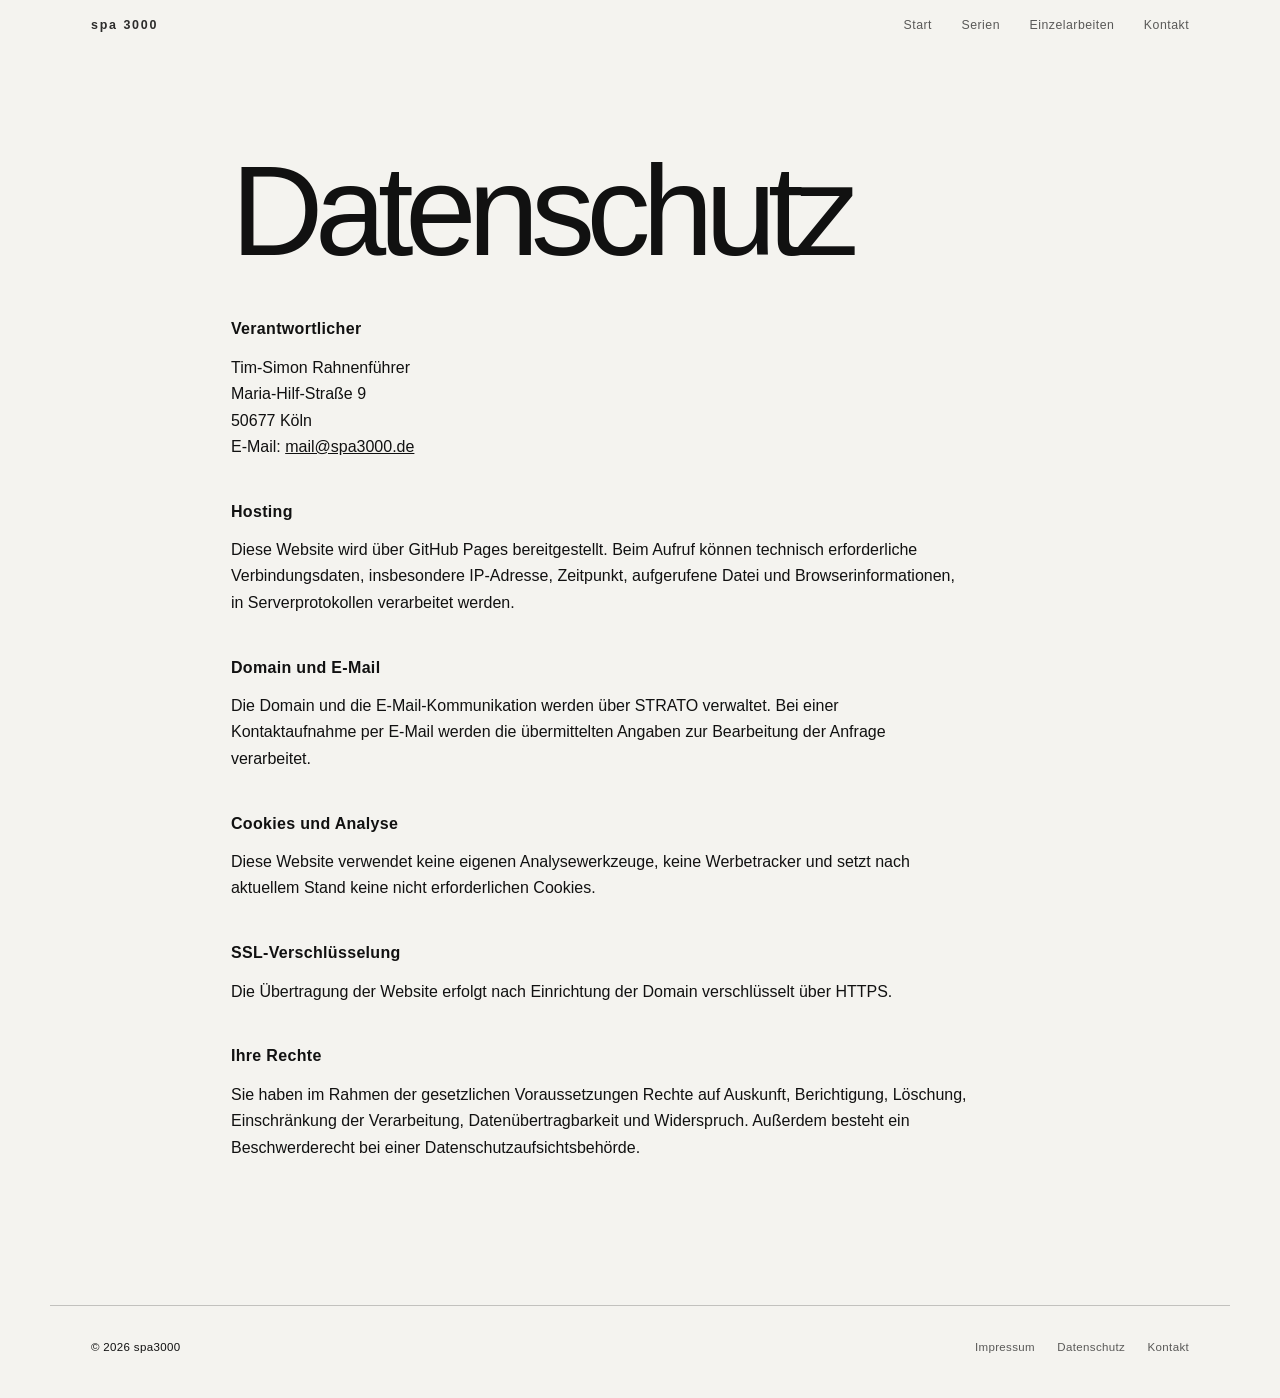
<file: datenschutz.html>
<!doctype html>
<html lang="de">
<head>
  <meta charset="utf-8">
  <meta name="viewport" content="width=device-width, initial-scale=1">
  <title>Datenschutz – spa3000</title>
  <link rel="stylesheet" href="style.css?v=50">
</head>
<body>
  <header class="site-header" aria-label="Navigation">
    <a class="site-name wordmark" href="index.html" aria-label="Startseite"><span class="wordmark-part">spa</span><span class="wordmark-gap" aria-hidden="true"></span><span class="wordmark-part">3000</span></a>
    <nav class="site-nav" aria-label="Hauptnavigation">
      <a href="index.html">Start</a>
      <a href="serien.html">Serien</a>
      <a href="einzelarbeiten.html">Einzelarbeiten</a>
      <a href="kontakt.html">Kontakt</a>
    </nav>
  </header>
  <main class="page legal-page">
    <h1 class="page-title">Datenschutz</h1>
    <div class="legal-copy">
      <h2>Verantwortlicher</h2>
      <p>Tim-Simon Rahnenführer<br>Maria-Hilf-Straße 9<br>50677 Köln<br>E-Mail: <a href="mailto:mail@spa3000.de">mail@spa3000.de</a></p>
      <h2>Hosting</h2>
      <p>Diese Website wird über GitHub Pages bereitgestellt. Beim Aufruf können technisch erforderliche Verbindungsdaten, insbesondere IP-Adresse, Zeitpunkt, aufgerufene Datei und Browserinformationen, in Serverprotokollen verarbeitet werden.</p>
      <h2>Domain und E-Mail</h2>
      <p>Die Domain und die E-Mail-Kommunikation werden über STRATO verwaltet. Bei einer Kontaktaufnahme per E-Mail werden die übermittelten Angaben zur Bearbeitung der Anfrage verarbeitet.</p>
      <h2>Cookies und Analyse</h2>
      <p>Diese Website verwendet keine eigenen Analysewerkzeuge, keine Werbetracker und setzt nach aktuellem Stand keine nicht erforderlichen Cookies.</p>
      <h2>SSL-Verschlüsselung</h2>
      <p>Die Übertragung der Website erfolgt nach Einrichtung der Domain verschlüsselt über HTTPS.</p>
      <h2>Ihre Rechte</h2>
      <p>Sie haben im Rahmen der gesetzlichen Voraussetzungen Rechte auf Auskunft, Berichtigung, Löschung, Einschränkung der Verarbeitung, Datenübertragbarkeit und Widerspruch. Außerdem besteht ein Beschwerderecht bei einer Datenschutzaufsichtsbehörde.</p>
    </div>
  </main>
  <footer class="site-footer">
    <div class="site-footer-inner">
      <span>© 2026 spa3000</span>
      <nav aria-label="Fußnavigation">
        <a href="impressum.html">Impressum</a>
        <a href="datenschutz.html">Datenschutz</a>
        <a href="kontakt.html">Kontakt</a>
      </nav>
    </div>
  </footer>
</body>
</html>
</file>
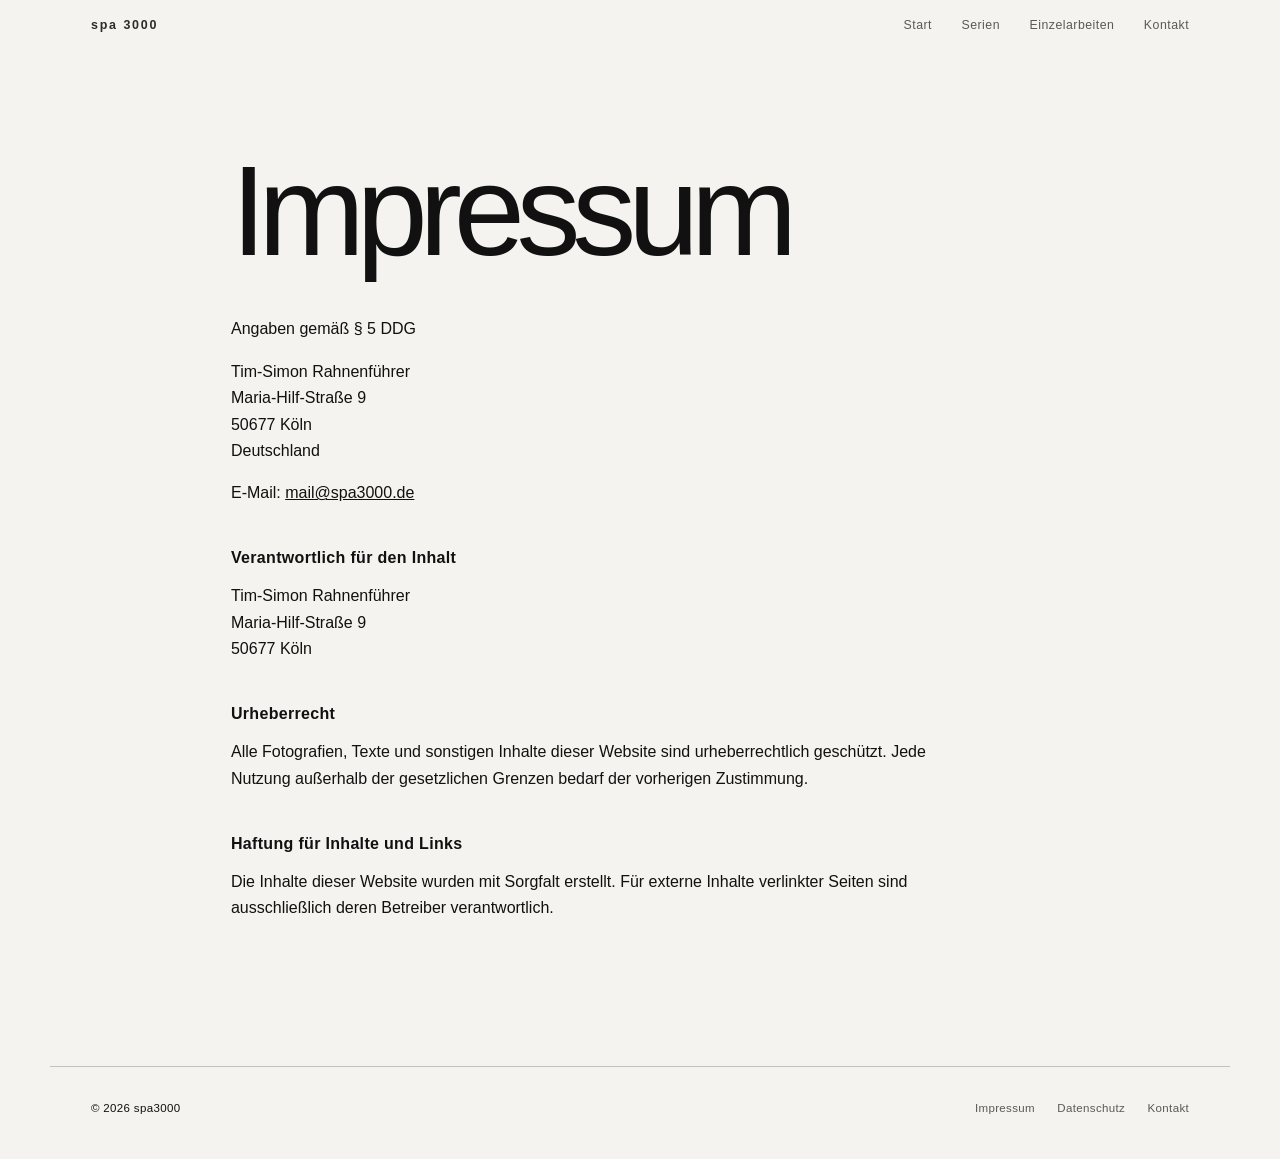
<file: impressum.html>
<!doctype html>
<html lang="de">
<head>
  <meta charset="utf-8">
  <meta name="viewport" content="width=device-width, initial-scale=1">
  <title>Impressum – spa3000</title>
  <link rel="stylesheet" href="style.css?v=50">
</head>
<body>
  <header class="site-header" aria-label="Navigation">
    <a class="site-name wordmark" href="index.html" aria-label="Startseite"><span class="wordmark-part">spa</span><span class="wordmark-gap" aria-hidden="true"></span><span class="wordmark-part">3000</span></a>
    <nav class="site-nav" aria-label="Hauptnavigation">
      <a href="index.html">Start</a>
      <a href="serien.html">Serien</a>
      <a href="einzelarbeiten.html">Einzelarbeiten</a>
      <a href="kontakt.html">Kontakt</a>
    </nav>
  </header>
  <main class="page legal-page">
    <h1 class="page-title">Impressum</h1>
    <div class="legal-copy">
      <p>Angaben gemäß § 5 DDG</p>
      <p>Tim-Simon Rahnenführer<br>Maria-Hilf-Straße 9<br>50677 Köln<br>Deutschland</p>
      <p>E-Mail: <a href="mailto:mail@spa3000.de">mail@spa3000.de</a></p>
      <h2>Verantwortlich für den Inhalt</h2>
      <p>Tim-Simon Rahnenführer<br>Maria-Hilf-Straße 9<br>50677 Köln</p>
      <h2>Urheberrecht</h2>
      <p>Alle Fotografien, Texte und sonstigen Inhalte dieser Website sind urheberrechtlich geschützt. Jede Nutzung außerhalb der gesetzlichen Grenzen bedarf der vorherigen Zustimmung.</p>
      <h2>Haftung für Inhalte und Links</h2>
      <p>Die Inhalte dieser Website wurden mit Sorgfalt erstellt. Für externe Inhalte verlinkter Seiten sind ausschließlich deren Betreiber verantwortlich.</p>
    </div>
  </main>
  <footer class="site-footer">
    <div class="site-footer-inner">
      <span>© 2026 spa3000</span>
      <nav aria-label="Fußnavigation">
        <a href="impressum.html">Impressum</a>
        <a href="datenschutz.html">Datenschutz</a>
        <a href="kontakt.html">Kontakt</a>
      </nav>
    </div>
  </footer>
</body>
</html>
</file>
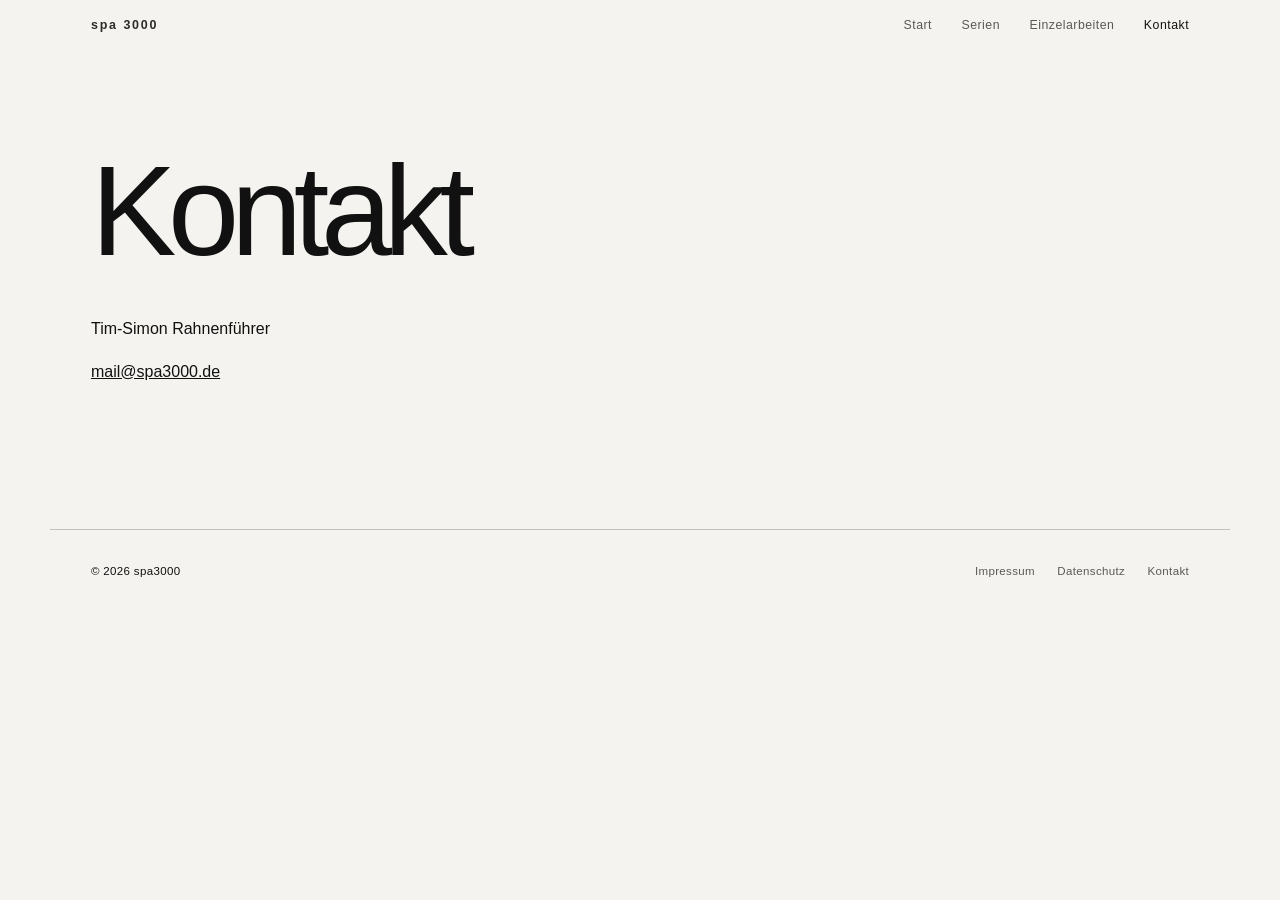
<file: kontakt.html>
<!doctype html>
<html lang="de">
<head>
  <meta charset="utf-8" />
  <meta name="viewport" content="width=device-width, initial-scale=1" />
  <title>Kontakt</title>
  <meta name="description" content="Fotografien, Fundstücke, Beobachtungen." />
  <link rel="stylesheet" href="style.css?v=50" />
</head>
<body>
  <header class="site-header" aria-label="Navigation">
    <a class="site-name wordmark" href="index.html" aria-label="Startseite"><span class="wordmark-part">spa</span><span class="wordmark-gap" aria-hidden="true"></span><span class="wordmark-part">3000</span></a>
    <nav class="site-nav" aria-label="Hauptnavigation">
      <a href="index.html">Start</a>
    <a href="serien.html">Serien</a>
    <a href="einzelarbeiten.html">Einzelarbeiten</a>
    <a href="kontakt.html" aria-current="page">Kontakt</a>
  </header>
  <main>
    <section class="page" aria-label="Kontakt">
      <h1 class="page-title">Kontakt</h1>
      <div class="legal-copy">
        <p>Tim-Simon Rahnenführer</p>
        <p><a href="mailto:mail@spa3000.de">mail@spa3000.de</a></p>
      </div>
    </section>
  </main>

  <footer class="site-footer">
    <div class="site-footer-inner">
      <span>© 2026 spa3000</span>
      <nav aria-label="Fußnavigation">
        <a href="impressum.html">Impressum</a>
        <a href="datenschutz.html">Datenschutz</a>
        <a href="kontakt.html">Kontakt</a>
      </nav>
    </div>
  </footer>

</body>
</html>
</file>
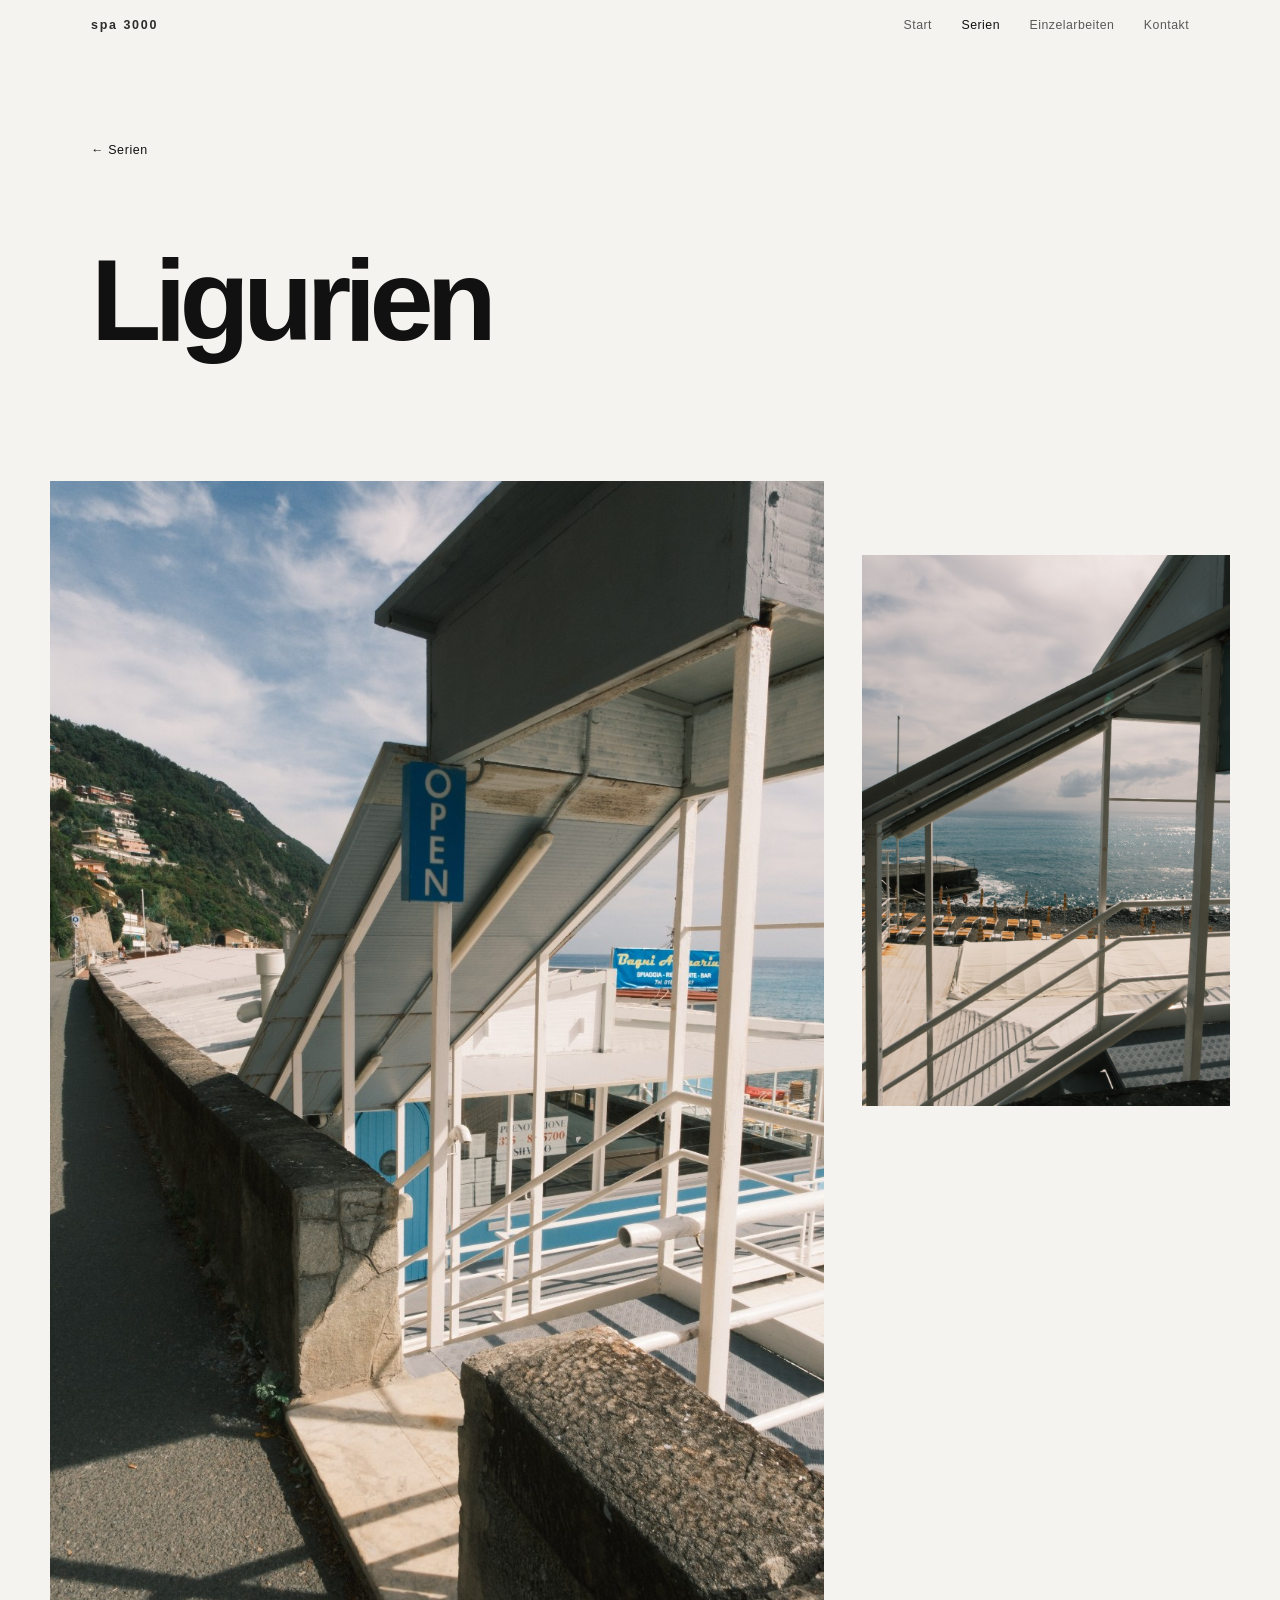
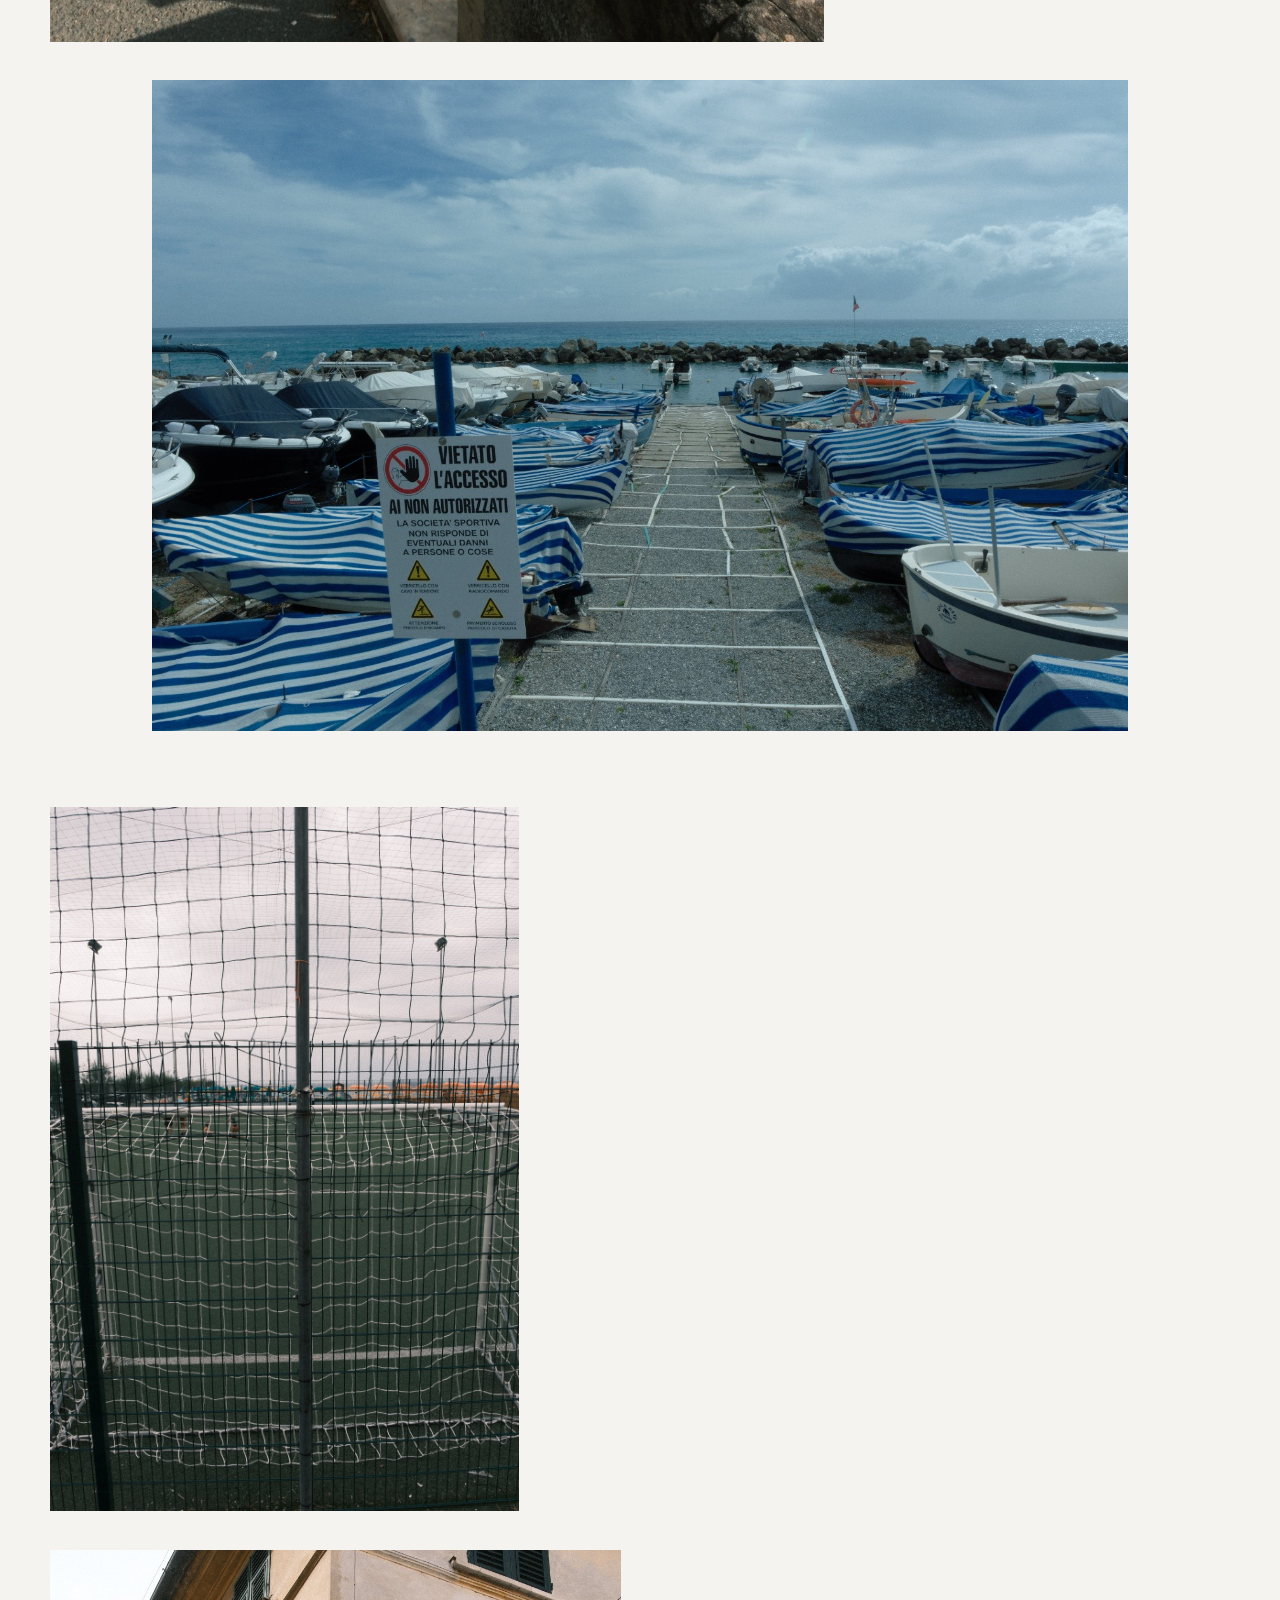
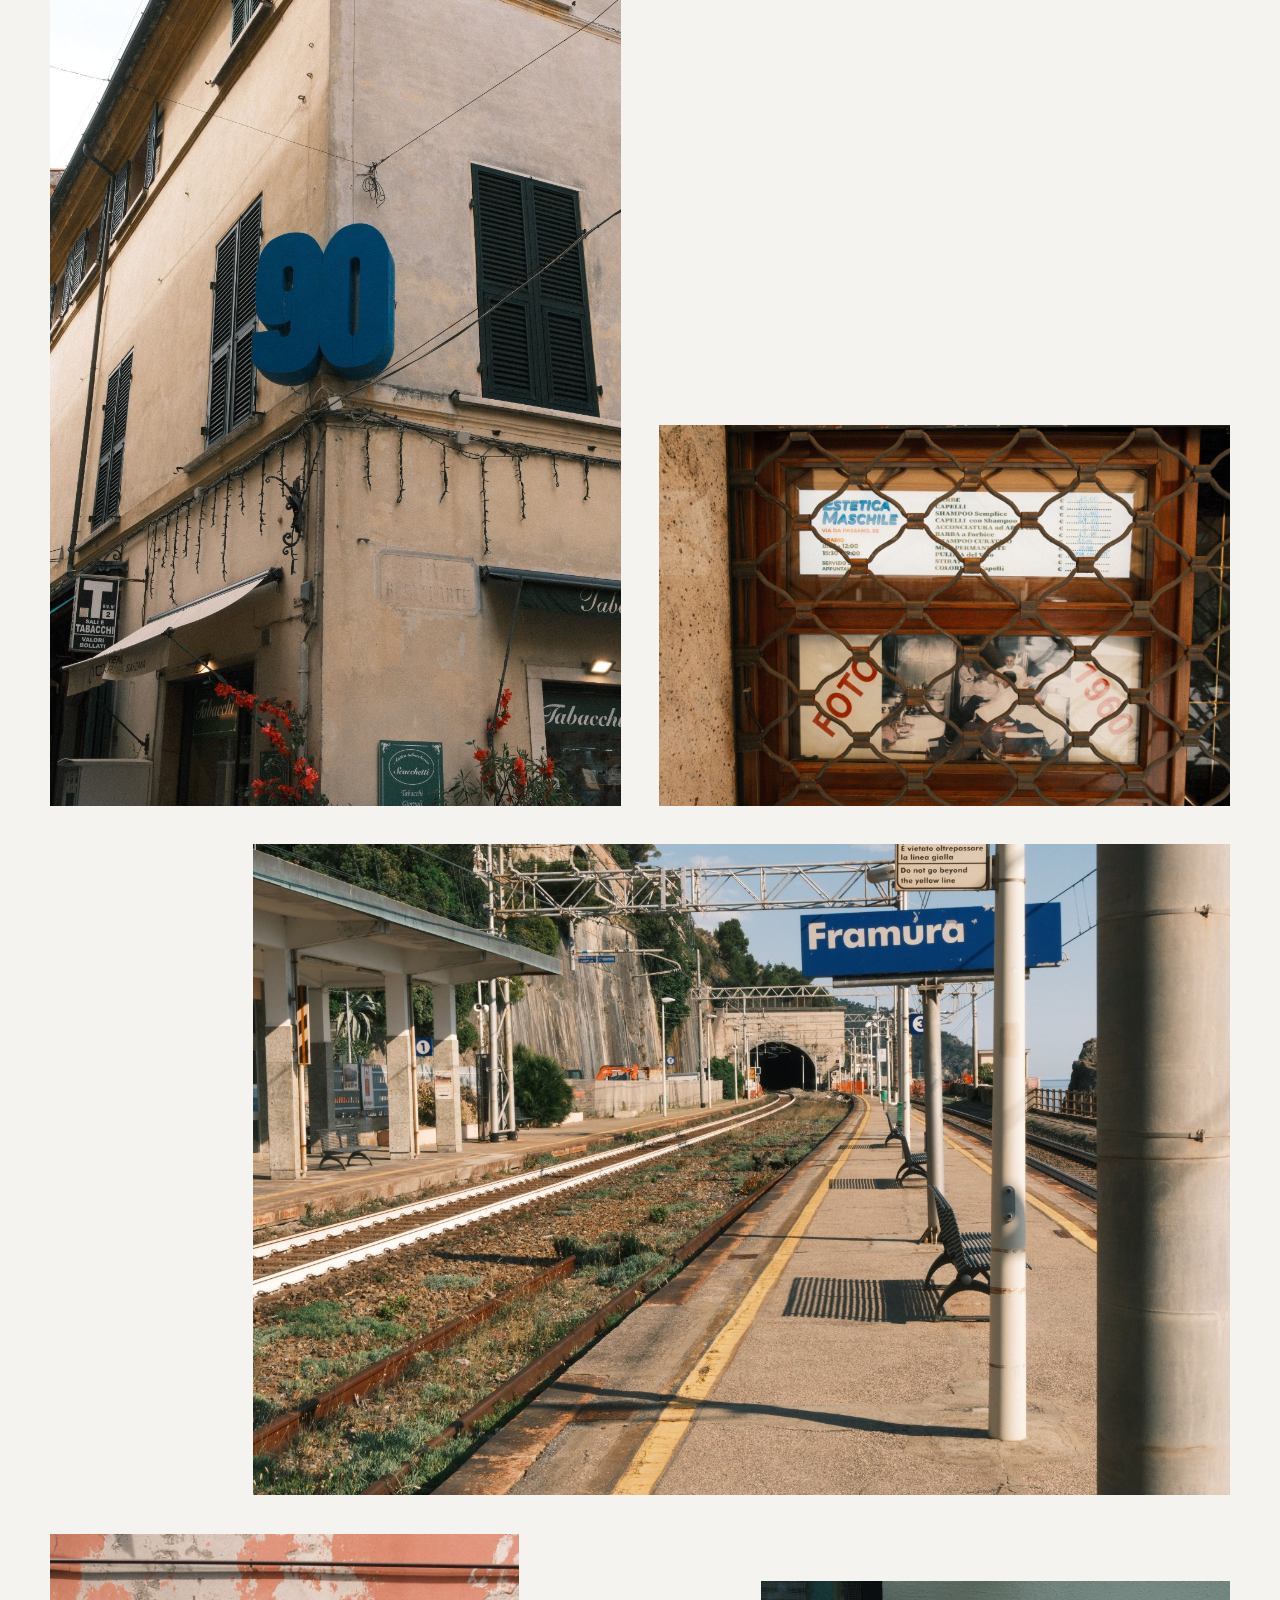
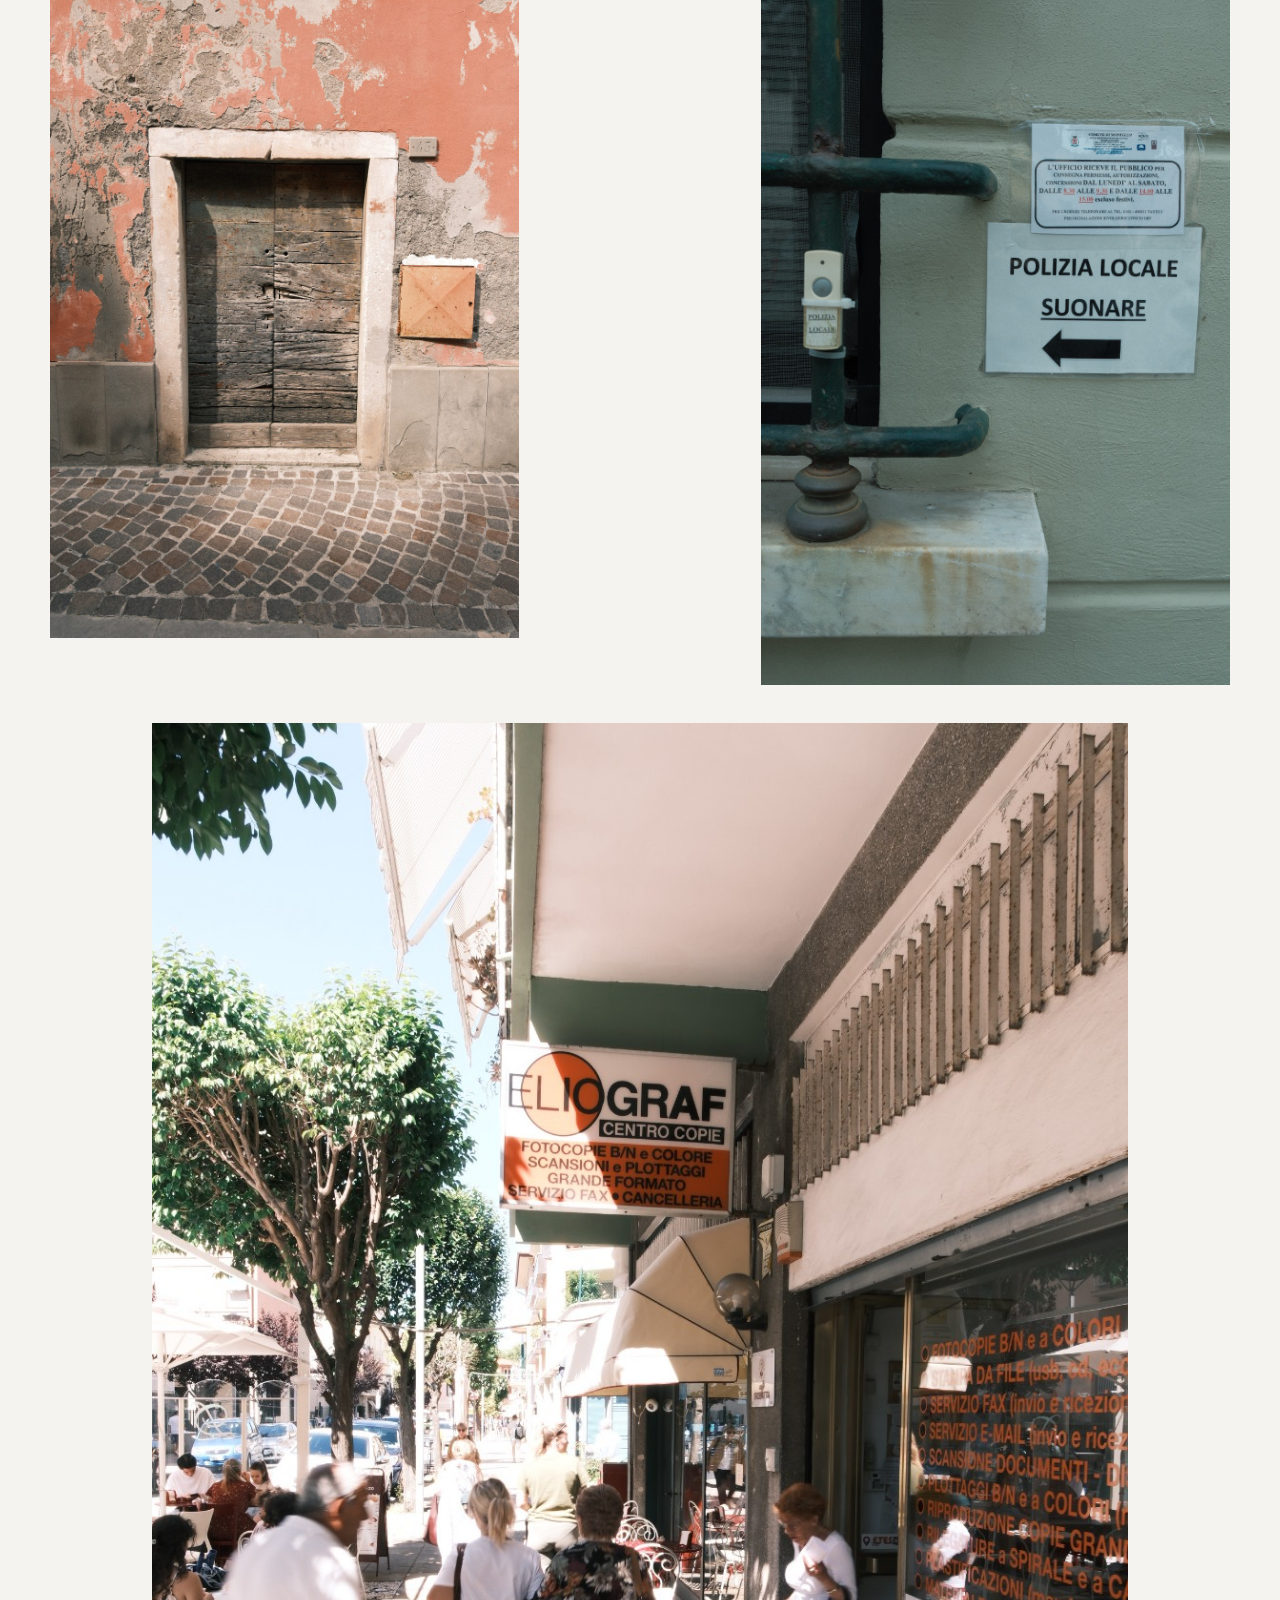
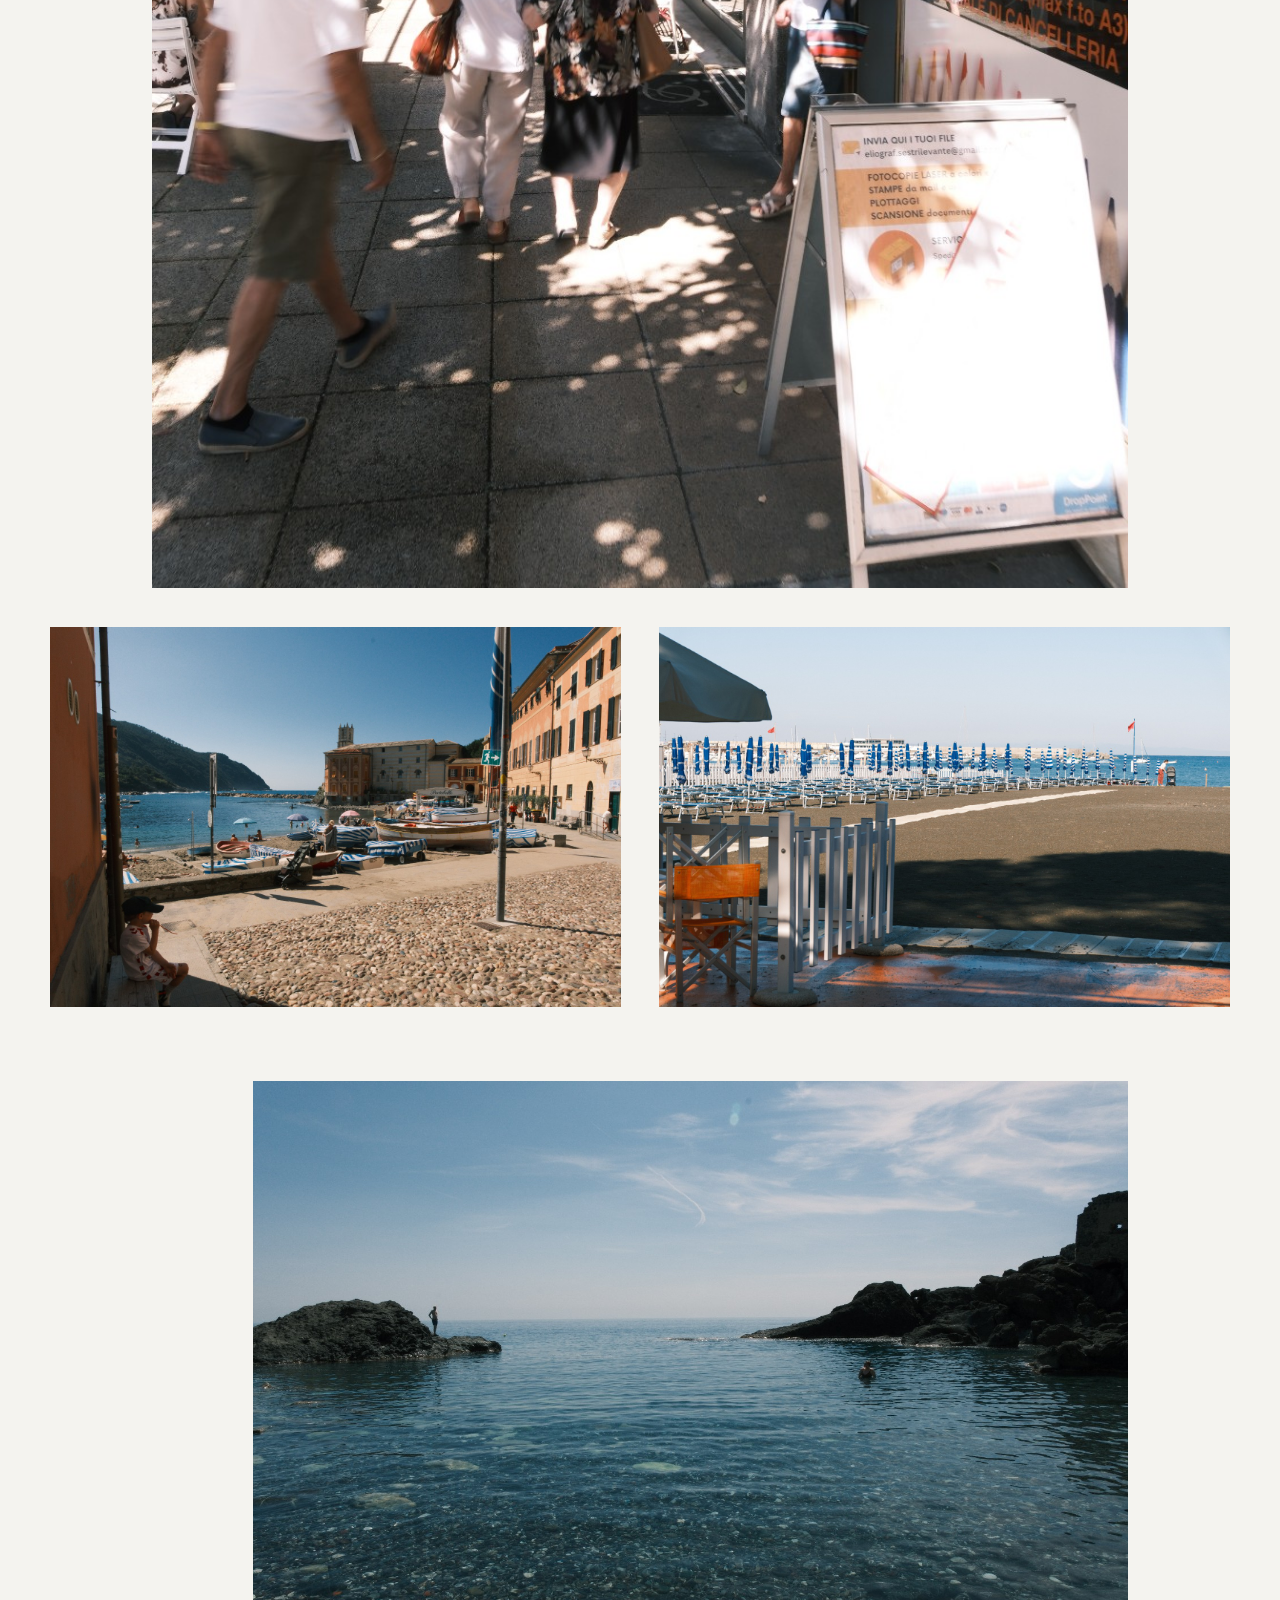
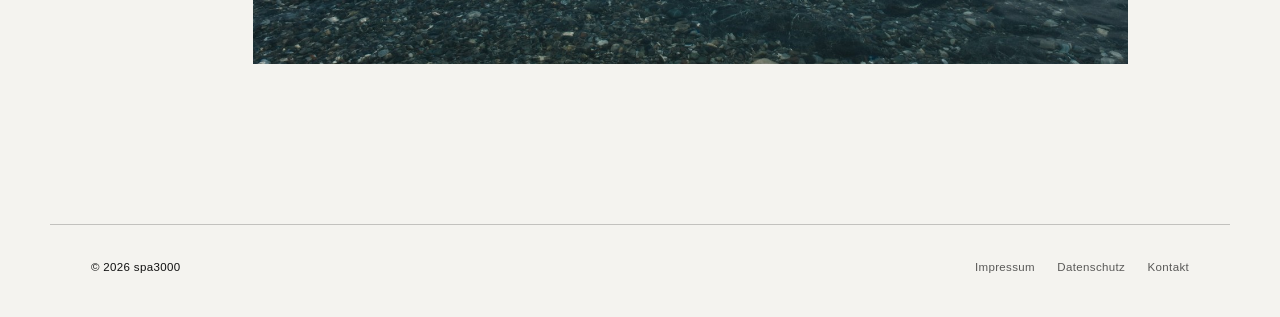
<file: ligurien.html>
<!doctype html>
<html lang="de">
<head>
  <meta charset="utf-8">
  <meta name="viewport" content="width=device-width, initial-scale=1">
  <title>Ligurien</title>
  <meta name="description" content="Fotografische Beobachtungen aus Ligurien: Meer, Architektur, Zeichen, Raster und Übergänge.">
  <link rel="stylesheet" href="style.css?v=50">
  <style>
    .ligurien-page {
      width: min(1180px, calc(100% - 2.5rem));
      margin: 0 auto 10rem;
      display: grid;
      grid-template-columns: repeat(12, minmax(0, 1fr));
      gap: clamp(1.4rem, 3vw, 3.8rem);
      align-items: start;
    }
    .ligurien-page .work {
      border: 0;
      padding: 0;
      background: none;
      cursor: zoom-in;
    }
    .ligurien-page img {
      display: block;
      width: 100%;
      height: auto;
    }
    .lg-hero { grid-column: 1 / span 8; }
    .lg-tall-right { grid-column: 9 / -1; margin-top: 20%; }
    .lg-wide { grid-column: 2 / -2; }
    .lg-small-left { grid-column: 1 / span 5; margin-top: 8%; }
    .lg-small-right { grid-column: 8 / -1; margin-top: 10%; }
    .lg-pair-left { grid-column: 1 / span 6; }
    .lg-pair-right { grid-column: 7 / -1; align-self: end; }
    .lg-wide-offset { grid-column: 3 / -1; }
    .lg-tall-left { grid-column: 1 / span 5; }
    .lg-final { grid-column: 3 / -2; margin-top: 4%; }

    @media (max-width: 760px) {
      .series-hero { padding-bottom: 4rem; }
      .ligurien-page {
        display: block;
        width: calc(100% - 2rem);
        margin-bottom: 6rem;
      }
      .ligurien-page .work {
        width: 100%;
        margin: 0 0 4.5rem;
      }
      .ligurien-page .lg-small-left,
      .ligurien-page .lg-small-right {
        width: 78%;
      }
      .ligurien-page .lg-small-right {
        margin-left: auto;
      }
      .ligurien-page .lg-final {
        width: 90%;
        margin-left: auto;
        margin-right: auto;
      }
    }
  </style>
</head>
<body>
  <header class="site-header" aria-label="Navigation">
    <a class="site-name wordmark" href="index.html" aria-label="Startseite"><span class="wordmark-part">spa</span><span class="wordmark-gap" aria-hidden="true"></span><span class="wordmark-part">3000</span></a>
    <nav class="site-nav" aria-label="Hauptnavigation">
      <a href="index.html">Start</a>
      <a href="serien.html" aria-current="page">Serien</a>
      <a href="einzelarbeiten.html">Einzelarbeiten</a>
      <a href="kontakt.html">Kontakt</a>
    </nav>
  </header>

  <main>
    <section class="series-hero">
      <a class="back-link" href="serien.html">← Serien</a>
      <h1 class="series-title">Ligurien</h1>
    </section>

    <section class="ligurien-page" aria-label="Fotografien aus Ligurien">
      <button class="work lg-hero" aria-label="Strandbad mit Treppen, Geländern und OPEN-Schild groß ansehen">
        <img src="ligurien-01.jpg" alt="Strandbad mit Treppen, Geländern und OPEN-Schild">
      </button>
      <button class="work lg-tall-right" aria-label="Blick durch die Architektur des Strandbads auf das Meer groß ansehen">
        <img src="ligurien-02.jpg" alt="Blick durch die Architektur des Strandbads auf das Meer">
      </button>
      <button class="work lg-wide" aria-label="Kleiner Hafen mit blau-weiß abgedeckten Booten groß ansehen">
        <img src="ligurien-03.jpg" alt="Kleiner Hafen mit blau-weiß abgedeckten Booten">
      </button>
      <button class="work lg-small-left" aria-label="Fußballplatz hinter mehreren Netzen und Zäunen groß ansehen">
        <img src="ligurien-04.jpg" alt="Fußballplatz hinter mehreren Netzen und Zäunen">
      </button>
      <button class="work lg-pair-left" aria-label="Blaue Zahl 90 an einer alten Hausfassade groß ansehen">
        <img src="ligurien-05.jpg" alt="Blaue Zahl 90 an einer alten Hausfassade">
      </button>
      <button class="work lg-pair-right" aria-label="Friseursalon und Fotografien hinter einem Metallgitter groß ansehen">
        <img src="ligurien-06.jpg" alt="Friseursalon und Fotografien hinter einem Metallgitter">
      </button>
      <button class="work lg-wide-offset" aria-label="Bahnhof Framura mit Gleisen und Tunnel groß ansehen">
        <img src="ligurien-07.jpg" alt="Bahnhof Framura mit Gleisen und Tunnel">
      </button>
      <button class="work lg-tall-left" aria-label="Alte Holztür in einer verwitterten rosafarbenen Wand groß ansehen">
        <img src="ligurien-08.jpg" alt="Alte Holztür in einer verwitterten rosafarbenen Wand">
      </button>
      <button class="work lg-small-right" aria-label="Hinweisschild der Polizia Locale groß ansehen">
        <img src="ligurien-09.jpg" alt="Hinweisschild der Polizia Locale">
      </button>
      <button class="work lg-wide" aria-label="Belebter Gehweg mit Geschäften und Passanten groß ansehen">
        <img src="ligurien-10.jpg" alt="Belebter Gehweg mit Geschäften und Passanten">
      </button>
      <button class="work lg-pair-left" aria-label="Küstenort mit Strand, Booten und Kirche groß ansehen">
        <img src="ligurien-11.jpg" alt="Küstenort mit Strand, Booten und Kirche">
      </button>
      <button class="work lg-pair-right" aria-label="Strand mit Reihen geschlossener blau-weißer Schirme groß ansehen">
        <img src="ligurien-12.jpg" alt="Strand mit Reihen geschlossener blau-weißer Schirme">
      </button>
      <button class="work lg-final" aria-label="Ruhige felsige Bucht mit zwei Badenden groß ansehen">
        <img src="ligurien-13.jpg" alt="Ruhige felsige Bucht mit zwei Badenden">
      </button>
    </section>
  </main>

  <script src="script.js?v=41"></script>

  <footer class="site-footer">
    <div class="site-footer-inner">
      <span>© 2026 spa3000</span>
      <nav aria-label="Fußnavigation">
        <a href="impressum.html">Impressum</a>
        <a href="datenschutz.html">Datenschutz</a>
        <a href="kontakt.html">Kontakt</a>
      </nav>
    </div>
  </footer>

</body>
</html>
</file>
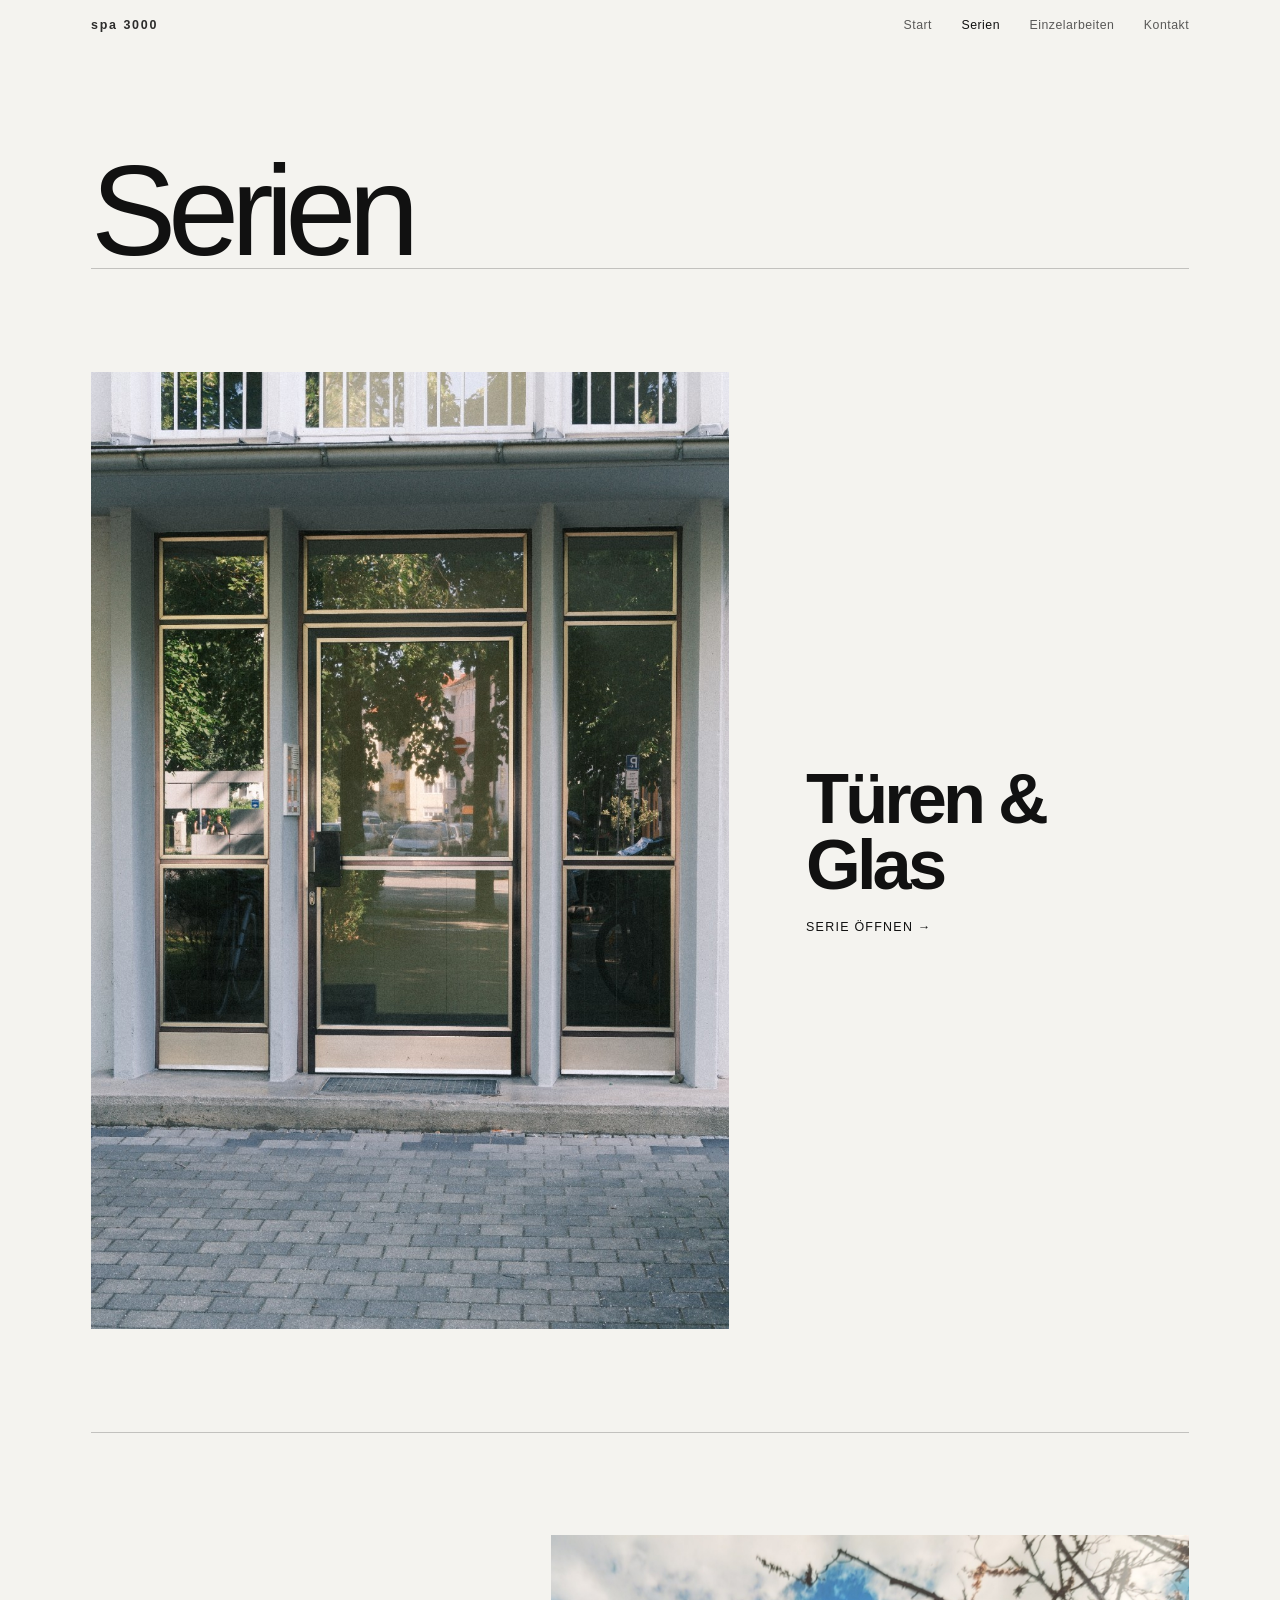
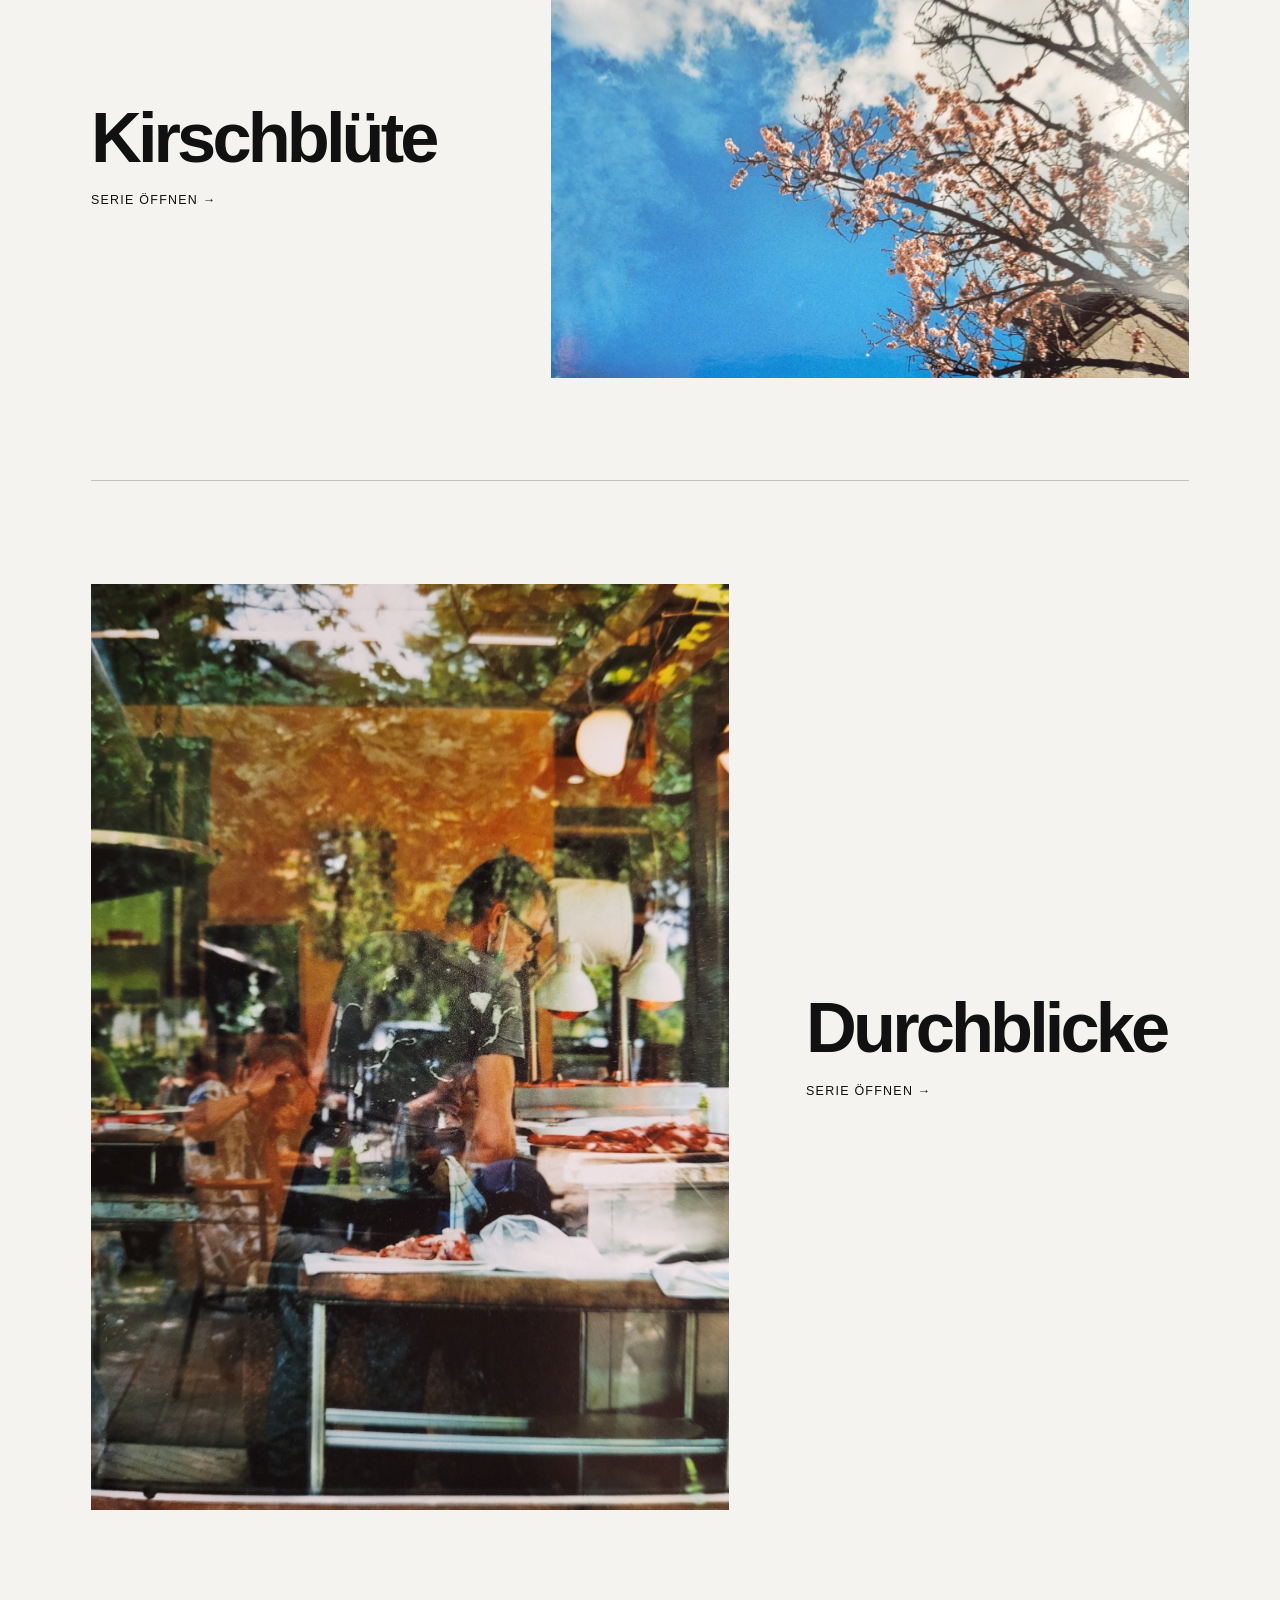
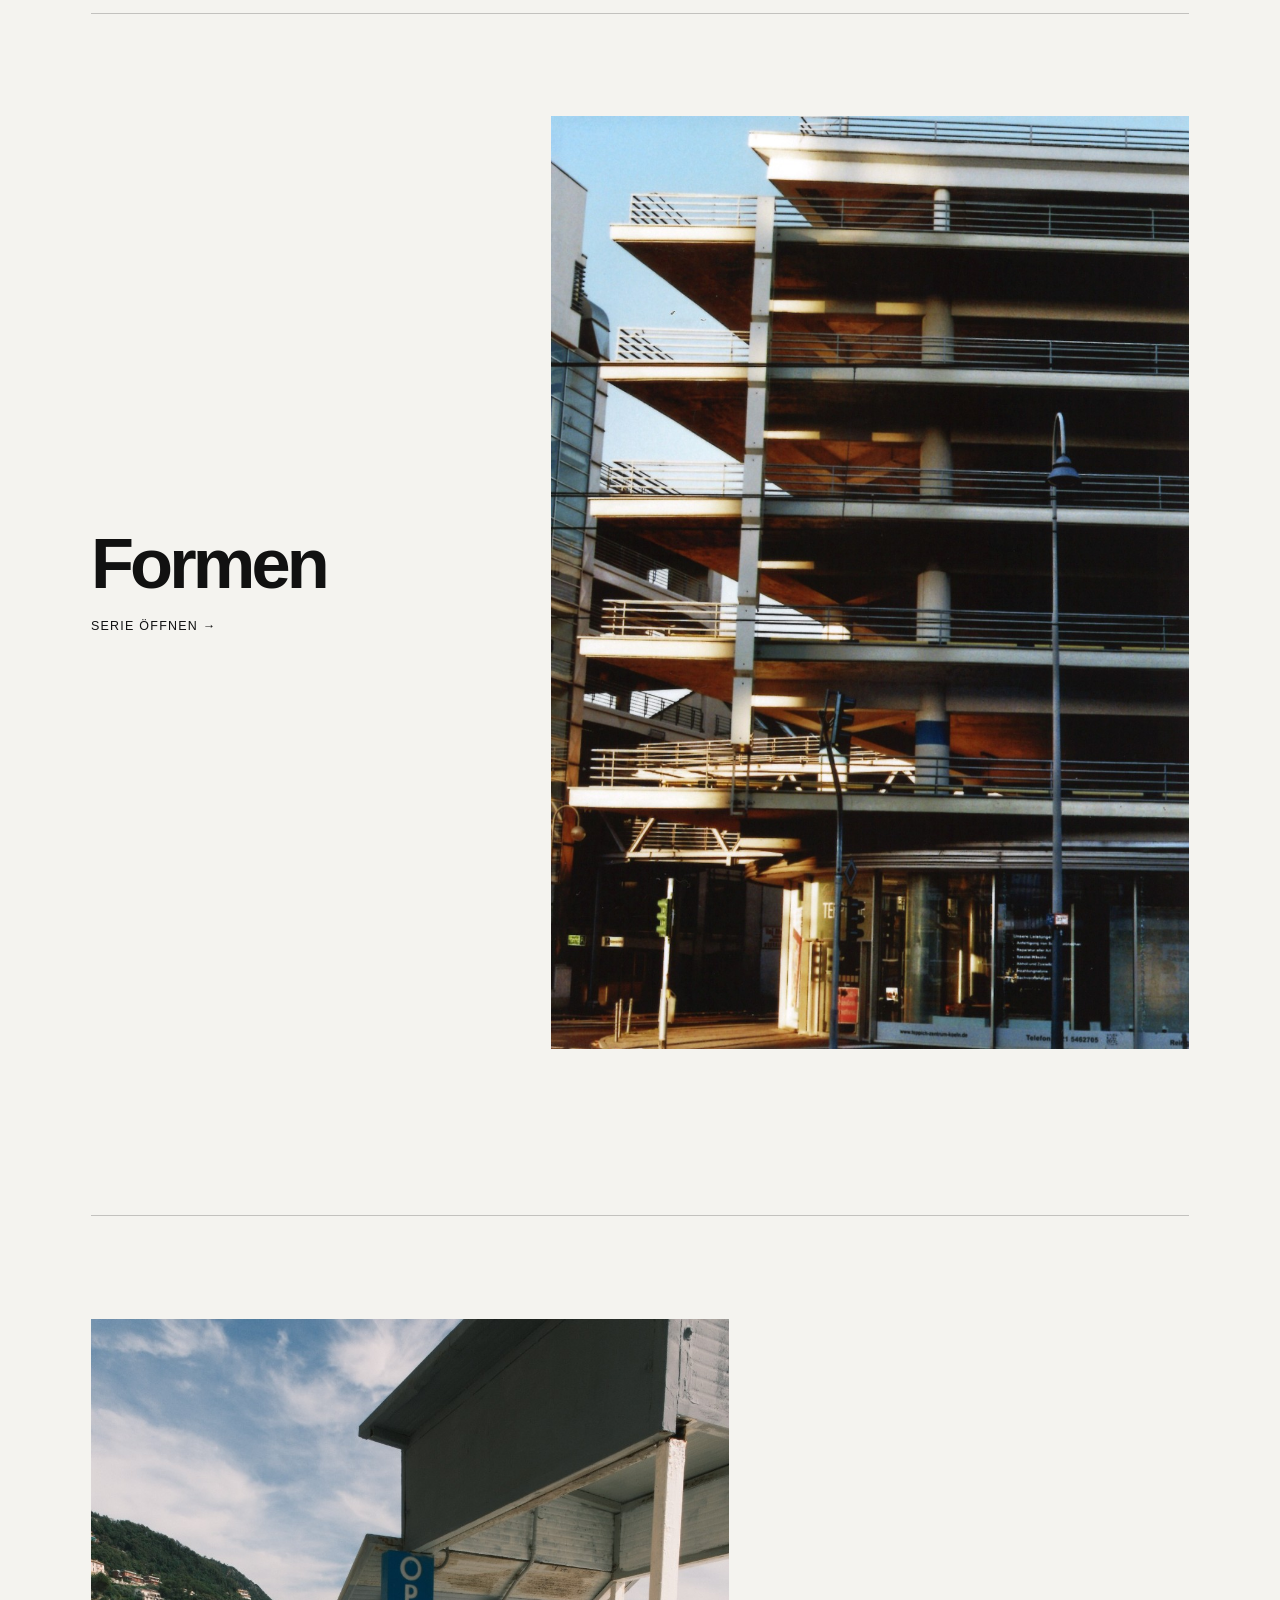
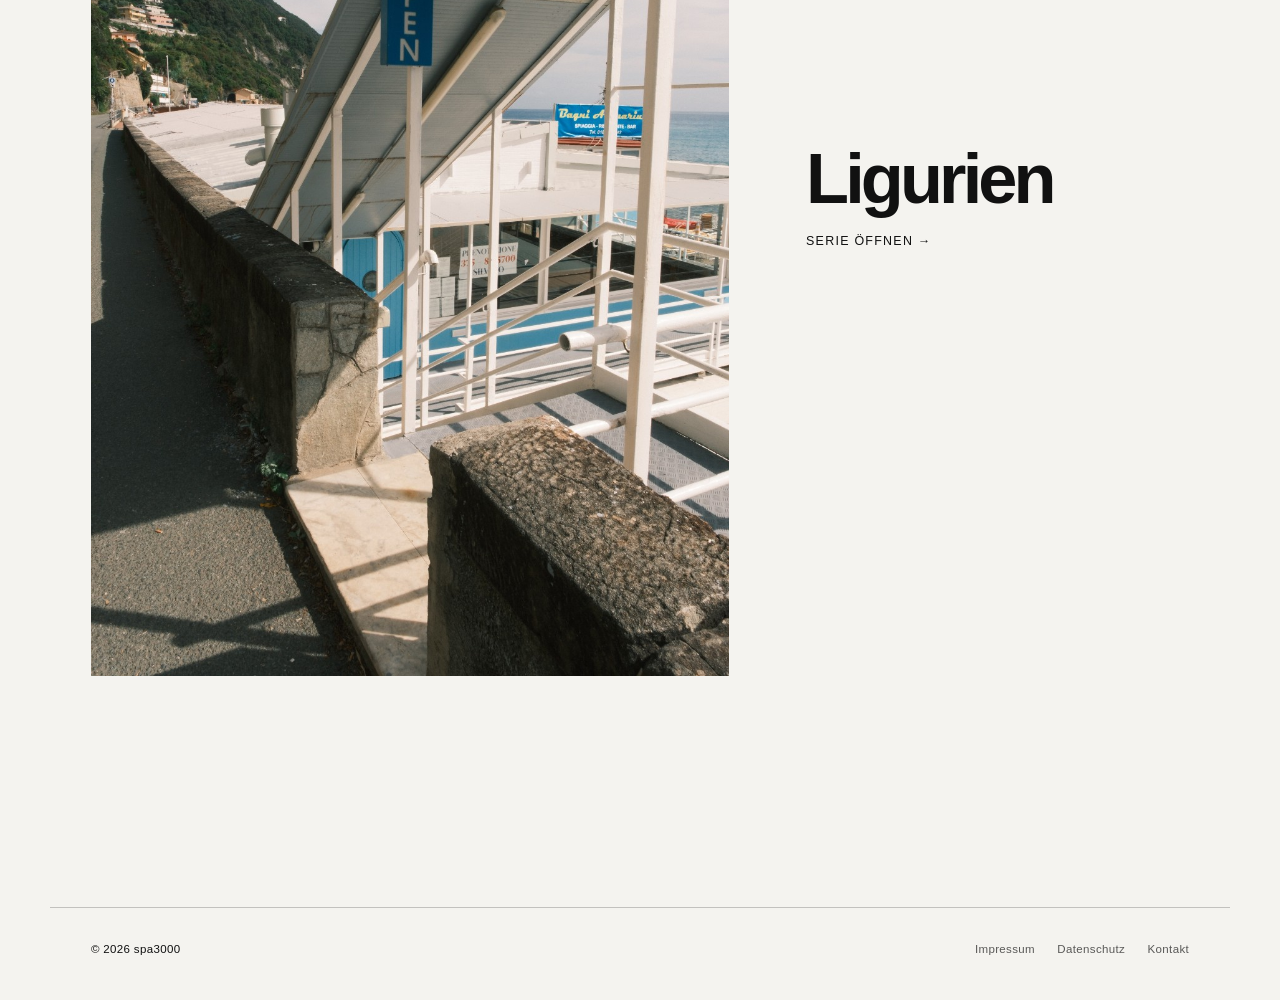
<file: serien.html>
<!doctype html>
<html lang="de">
<head>
  <meta charset="utf-8" />
  <meta name="viewport" content="width=device-width, initial-scale=1" />
  <title>Serien</title>
  <meta name="description" content="Fotografien, Fundstücke, Beobachtungen." />
  <link rel="stylesheet" href="style.css?v=50" />
</head>
<body>
  <header class="site-header" aria-label="Navigation">
    <a class="site-name wordmark" href="index.html" aria-label="Startseite"><span class="wordmark-part">spa</span><span class="wordmark-gap" aria-hidden="true"></span><span class="wordmark-part">3000</span></a>
    <nav class="site-nav" aria-label="Hauptnavigation">
      <a href="index.html">Start</a>
    <a href="serien.html" aria-current="page">Serien</a>
    <a href="einzelarbeiten.html">Einzelarbeiten</a>
      <a href="kontakt.html">Kontakt</a>
    </nav>
  </header>
  <main>
    <section class="page" aria-label="Serienübersicht">
      <h1 class="page-title">Serien</h1>

      <div class="series-overview">
        <a class="series-card" href="tueren-glas.html">
          <div class="series-card-image"><img src="series-tueren-glas.jpg" alt="Eingang mit Glasflächen und Spiegelungen" /></div>
          <div>
            <h2>Türen &amp; Glas</h2>
            <span class="open-link">Serie öffnen →</span>
          </div>
        </a>

        <a class="series-card" href="kirschbluete.html">
          <div class="series-card-image"><img src="series-kirschbluete.jpg" alt="Kirschblüten vor blauem Himmel" /></div>
          <div>
            <h2>Kirschblüte</h2>
            <span class="open-link">Serie öffnen →</span>
          </div>
        </a>

        <a class="series-card" href="durchblicke.html">
          <div class="series-card-image"><img src="series-durchblicke.jpg" alt="Restaurantfenster mit Spiegelungen und Überlagerungen" /></div>
          <div>
            <h2>Durchblicke</h2>
            <span class="open-link">Serie öffnen →</span>
          </div>
        </a>

        <a class="series-card" href="formen.html">
          <div class="series-card-image"><img src="series-formen.jpg" alt="Architektur mit Balkonen, Linien und Schatten" /></div>
          <div>
            <h2>Formen</h2>
            <span class="open-link">Serie öffnen →</span>
          </div>
        </a>

        <a class="series-card series-card-separated" href="ligurien.html">
          <div class="series-card-image"><img src="ligurien-01.jpg" alt="Felsige Bucht in Ligurien mit Meer und Badenden" /></div>
          <div>
            <h2>Ligurien</h2>
            <span class="open-link">Serie öffnen →</span>
          </div>
        </a>
      </div>
    </section>

  </main>

  <footer class="site-footer">
    <div class="site-footer-inner">
      <span>© 2026 spa3000</span>
      <nav aria-label="Fußnavigation">
        <a href="impressum.html">Impressum</a>
        <a href="datenschutz.html">Datenschutz</a>
        <a href="kontakt.html">Kontakt</a>
      </nav>
    </div>
  </footer>

</body>
</html>
</file>
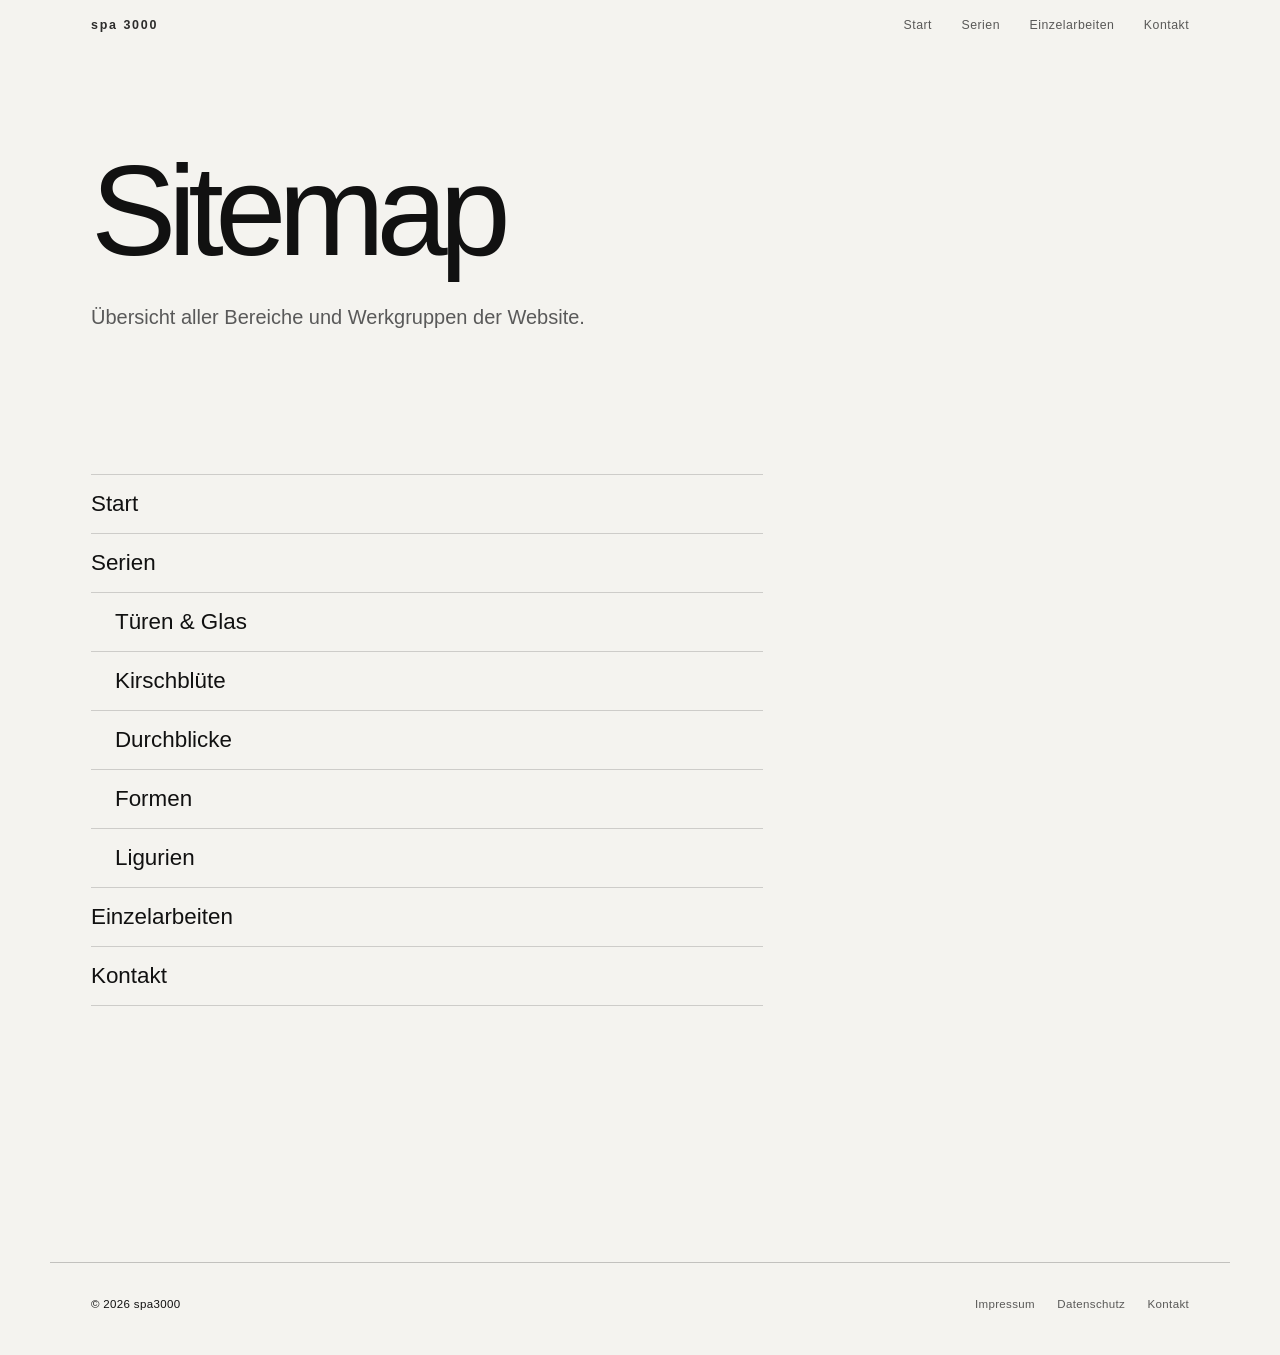
<file: sitemap.html>
<!doctype html>
<html lang="de">
<head>
  <meta charset="utf-8">
  <meta name="viewport" content="width=device-width, initial-scale=1">
  <title>Sitemap</title>
  <meta name="description" content="Übersicht aller Seiten der Website.">
  <link rel="stylesheet" href="style.css?v=50">
  <style>
    .sitemap-list {
      list-style: none;
      padding: 0;
      margin: 3rem 0 8rem;
      max-width: 42rem;
    }
    .sitemap-list li {
      border-top: 1px solid rgba(0,0,0,.16);
    }
    .sitemap-list li:last-child {
      border-bottom: 1px solid rgba(0,0,0,.16);
    }
    .sitemap-list a {
      display: block;
      padding: 1rem 0;
      font-size: clamp(1.1rem, 2vw, 1.4rem);
      text-decoration: none;
    }
    .sitemap-sub {
      padding-left: 1.5rem;
    }
  </style>
</head>
<body>
  <header class="site-header" aria-label="Navigation">
    <a class="site-name wordmark" href="index.html" aria-label="Startseite"><span class="wordmark-part">spa</span><span class="wordmark-gap" aria-hidden="true"></span><span class="wordmark-part">3000</span></a>
    <nav class="site-nav" aria-label="Hauptnavigation">
      <a href="index.html">Start</a>
      <a href="serien.html">Serien</a>
      <a href="einzelarbeiten.html">Einzelarbeiten</a>
      <a href="kontakt.html">Kontakt</a>
    </nav>
  </header>
  <main class="page">
    <h1 class="page-title">Sitemap</h1>
    <p class="page-intro">Übersicht aller Bereiche und Werkgruppen der Website.</p>
    <ul class="sitemap-list">
      <li><a href="index.html">Start</a></li>
      <li><a href="serien.html">Serien</a></li>
      <li class="sitemap-sub"><a href="tueren-glas.html">Türen &amp; Glas</a></li>
      <li class="sitemap-sub"><a href="kirschbluete.html">Kirschblüte</a></li>
      <li class="sitemap-sub"><a href="durchblicke.html">Durchblicke</a></li>
      <li class="sitemap-sub"><a href="formen.html">Formen</a></li>
      <li class="sitemap-sub"><a href="ligurien.html">Ligurien</a></li>
      <li><a href="einzelarbeiten.html">Einzelarbeiten</a></li>
      <li><a href="kontakt.html">Kontakt</a></li>
    </ul>
  </main>

  <footer class="site-footer">
    <div class="site-footer-inner">
      <span>© 2026 spa3000</span>
      <nav aria-label="Fußnavigation">
        <a href="impressum.html">Impressum</a>
        <a href="datenschutz.html">Datenschutz</a>
        <a href="kontakt.html">Kontakt</a>
      </nav>
    </div>
  </footer>

</body>
</html>
</file>
<file: style.css>
:root{
  --bg:#f4f3ef;
  --text:#111;
  --muted:#595959;
  --line:rgba(17,17,17,.22);
  --page:1180px;
  --pad:clamp(1.15rem,3.2vw,3rem);
}
*{box-sizing:border-box}
html{scroll-behavior:smooth}
body{
  margin:0;
  background:var(--bg);
  color:var(--text);
  font-family:Arial,Helvetica,sans-serif;
  font-weight:400;
  overflow-x:hidden;
}
img{max-width:100%;display:block}
a{color:inherit}
button{font:inherit}
.site-header{
  width:min(var(--page),100%);
  margin:0 auto;
  padding:1.15rem var(--pad);
  display:flex;
  align-items:center;
  justify-content:space-between;
  gap:2rem;
}
.site-name{display:block;min-width:1px;min-height:1px;text-decoration:none}
.site-nav{
  margin-left:auto;
  display:flex;
  align-items:center;
  justify-content:flex-end;
  flex-wrap:wrap;
  gap:clamp(.95rem,2.3vw,2rem);
}
.site-nav a{
  text-decoration:none;
  font-size:.77rem;
  line-height:1;
  letter-spacing:.04em;
  opacity:.68;
}
.site-nav a:hover,.site-nav a[aria-current="page"]{opacity:1}

main{width:100%}
.hero{
  width:min(var(--page),100%);
  margin:0 auto;
  padding:0 var(--pad);
}
.hero-trigger,.work{
  border:0;
  padding:0;
  margin:0;
  background:transparent;
  cursor:zoom-in;
}
.hero-trigger{display:block;width:100%}
.hero-trigger img{
  width:100%;
  height:min(72vh,840px);
  object-fit:cover;
  object-position:center;
}
.intro{
  width:min(var(--page),100%);
  margin:0 auto;
  padding:clamp(6rem,15vw,13rem) var(--pad) clamp(7rem,15vw,13rem);
}
.claim{
  margin:0;
  max-width:100%;
  font-size:clamp(3.2rem,8.2vw,8.4rem);
  line-height:.94;
  letter-spacing:-.065em;
  font-weight:700;
}
.claim span{display:block;margin:.09em 0}

.works{
  width:min(var(--page),100%);
  margin:0 auto;
  padding:0 var(--pad) clamp(8rem,14vw,13rem);
}
.works>h1{
  margin:0 0 clamp(2rem,5vw,4rem);
  font-size:.77rem;
  text-transform:uppercase;
  letter-spacing:.11em;
  font-weight:700;
}
.work-grid{
  display:grid;
  grid-template-columns:repeat(12,minmax(0,1fr));
  gap:clamp(1.4rem,3.5vw,4.2rem) clamp(1rem,2.8vw,3rem);
  align-items:start;
}
.work{grid-column:span 5}
.work.large{grid-column:span 7}
.work.wide{grid-column:span 8}
.work.tall{grid-column:span 4}
.work img{
  width:100%;
  height:auto;
  object-fit:contain;
  transition:opacity .2s ease;
}
.work:hover img{opacity:.88}

.home-links,.contact{
  width:min(var(--page),100%);
  margin:0 auto;
  padding-left:var(--pad);
  padding-right:var(--pad);
}
.home-links{padding-bottom:clamp(4rem,8vw,7rem)}
.home-links h2{
  margin:0 0 2rem;
  font-size:.78rem;
  text-transform:uppercase;
  letter-spacing:.11em;
}
.section-heading-link{text-decoration:none}
.compact-link-list{
  display:flex;
  flex-direction:column;
  align-items:flex-start;
  gap:.38rem;
}
.compact-link-list a{
  text-decoration:none;
  font-size:clamp(2rem,5vw,4.7rem);
  line-height:1.04;
  letter-spacing:-.045em;
  font-weight:700;
}
.compact-link-list a:hover{opacity:.58}
.standalone-link{
  border-top:1px solid var(--line);
  padding-top:clamp(3rem,6vw,5rem);
}
.contact{
  padding-top:clamp(2rem,5vw,4rem);
  padding-bottom:5rem;
}
.contact h2{
  margin:0 0 1rem;
  font-size:.78rem;
  text-transform:uppercase;
  letter-spacing:.11em;
}
.contact p{margin:0}
.contact a{text-decoration:none}

.page{
  width:min(var(--page),100%);
  margin:0 auto;
  padding:clamp(4rem,8vw,7rem) var(--pad) 8rem;
}
.page-title{
  margin:0;
  font-size:clamp(4rem,10vw,9rem);
  line-height:.9;
  letter-spacing:-.065em;
  font-weight:500;
}
.page-intro{
  max-width:44rem;
  margin:2.1rem 0 clamp(6rem,11vw,10rem);
  font-size:clamp(1rem,1.6vw,1.25rem);
  line-height:1.55;
  color:var(--muted);
}
.series-overview{display:flex;flex-direction:column}
.series-card{
  display:grid;
  grid-template-columns:minmax(0,1.25fr) minmax(16rem,.75fr);
  gap:clamp(2rem,6vw,7rem);
  align-items:center;
  padding:clamp(3.5rem,8vw,8rem) 0;
  border-top:1px solid var(--line);
  text-decoration:none;
}
.series-card:nth-child(even){
  grid-template-columns:minmax(16rem,.75fr) minmax(0,1.25fr);
}
.series-card:nth-child(even) .series-card-image{order:2}
.series-card-image img{width:100%;height:auto}
.series-card h2{
  margin:0 0 1.2rem;
  font-size:clamp(2.5rem,5.5vw,5.3rem);
  line-height:.94;
  letter-spacing:-.055em;
  font-weight:700;
}
.series-card p{
  margin:0 0 1.6rem;
  max-width:32rem;
  line-height:1.55;
  color:var(--muted);
}
.open-link{
  font-size:.78rem;
  text-transform:uppercase;
  letter-spacing:.1em;
}
.series-card-separated{margin-top:clamp(2rem,5vw,5rem)}

.series-hero{
  width:min(var(--page),100%);
  margin:0 auto;
  padding:clamp(3rem,7vw,6rem) var(--pad) clamp(5rem,10vw,9rem);
}
.back-link{
  display:inline-block;
  margin-bottom:clamp(3rem,7vw,6rem);
  text-decoration:none;
  font-size:.78rem;
  letter-spacing:.05em;
}
.series-title{
  margin:0;
  font-size:clamp(3.8rem,9vw,8rem);
  line-height:.92;
  letter-spacing:-.06em;
}
.series-text{
  max-width:42rem;
  margin:2rem 0 clamp(3rem,6vw,5rem);
  color:var(--muted);
  line-height:1.55;
}
.series-hero-img{width:100%;height:auto}

.lightbox{
  position:fixed;
  inset:0;
  z-index:1000;
  display:none;
  align-items:center;
  justify-content:center;
  padding:clamp(1rem,3vw,2.5rem);
  background:rgba(0,0,0,.94);
}
.lightbox.open{display:flex}
.lightbox img{
  max-width:94vw;
  max-height:92vh;
  width:auto;
  height:auto;
  object-fit:contain;
}
.close{
  position:absolute;
  top:1rem;
  right:1rem;
  width:3rem;
  height:3rem;
  border:0;
  background:transparent;
  color:#fff;
  font-size:2rem;
  cursor:pointer;
  opacity:0;
  transition:opacity .2s ease;
}
.lightbox-nav{
  position:absolute;
  top:50%;
  transform:translateY(-50%);
  border:0;
  background:rgba(0,0,0,.28);
  color:#fff;
  width:3.4rem;
  height:4.8rem;
  font-size:3rem;
  cursor:pointer;
  opacity:0;
  transition:opacity .2s ease;
}
.lightbox-prev{left:1.2rem}
.lightbox-next{right:1.2rem}
.lightbox.controls-visible .close,
.lightbox.controls-visible .lightbox-nav{opacity:1}
.caption{display:none}

@media (hover:hover) and (pointer:fine){
  .lightbox:hover .close,
  .lightbox:hover .lightbox-nav{opacity:1}
}
@media (hover:none),(pointer:coarse){
  .lightbox-nav{display:none!important}
  .close{opacity:1}
}

@media (max-width:760px){
  .site-header{
    align-items:flex-start;
    padding-top:1rem;
    padding-bottom:1rem;
  }
  .site-nav{
    justify-content:flex-start;
    gap:.75rem 1rem;
  }
  .site-nav a{font-size:.7rem}
  .hero-trigger img{
    height:calc(100svh - 4.4rem);
    min-height:36rem;
    object-position:center;
  }
  .intro{
    padding-top:8rem;
    padding-bottom:9rem;
  }
  .claim{
    font-size:clamp(3.2rem,13.2vw,5.5rem);
    line-height:.98;
    letter-spacing:-.06em;
  }
  .work-grid{display:block}
  .work{display:block;width:100%;margin:0 0 4.5rem}
  .works{padding-bottom:6rem}
  .compact-link-list a{font-size:clamp(2.2rem,10vw,3.5rem)}
  .page{padding-top:4rem}
  .page-title{font-size:clamp(4rem,17vw,6.8rem)}
  .series-card,.series-card:nth-child(even){
    display:block;
    padding:4rem 0;
  }
  .series-card:nth-child(even) .series-card-image{order:initial}
  .series-card-image{margin-bottom:2rem}
  .series-card h2{font-size:clamp(2.5rem,12vw,4rem)}
  .series-hero{padding-top:3rem}
}


.wordmark{
  min-width:auto;
  min-height:auto;
  font-size:.78rem;
  font-weight:600;
  letter-spacing:.12em;
  text-transform:lowercase;
  opacity:.88;
}
.site-footer{
  width:min(var(--page),100%);
  margin:0 auto;
  padding:2.2rem var(--pad) 2.8rem;
  border-top:1px solid var(--line);
  font-size:.72rem;
  letter-spacing:.03em;
}
.site-footer-inner{
  display:flex;
  align-items:center;
  justify-content:space-between;
  gap:1.5rem;
  flex-wrap:wrap;
}
.site-footer nav{
  display:flex;
  gap:1rem 1.4rem;
  flex-wrap:wrap;
}
.site-footer a{
  text-decoration:none;
  opacity:.68;
}
.site-footer a:hover{opacity:1}
.legal-page{max-width:900px}
.legal-copy{
  max-width:46rem;
  margin-top:3rem;
  line-height:1.65;
}
.legal-copy h2{
  margin:2.4rem 0 .75rem;
  font-size:1rem;
  letter-spacing:.02em;
}
.legal-copy p{margin:0 0 1rem}
@media(max-width:760px){
  .wordmark{font-size:.72rem}
  .site-footer-inner{align-items:flex-start;flex-direction:column}
}


.wordmark{
  display:inline-flex;
  align-items:baseline;
  letter-spacing:.14em;
}
.wordmark-gap{
  display:inline-block;
  width:.46em;
  flex:0 0 .46em;
}
</file>
